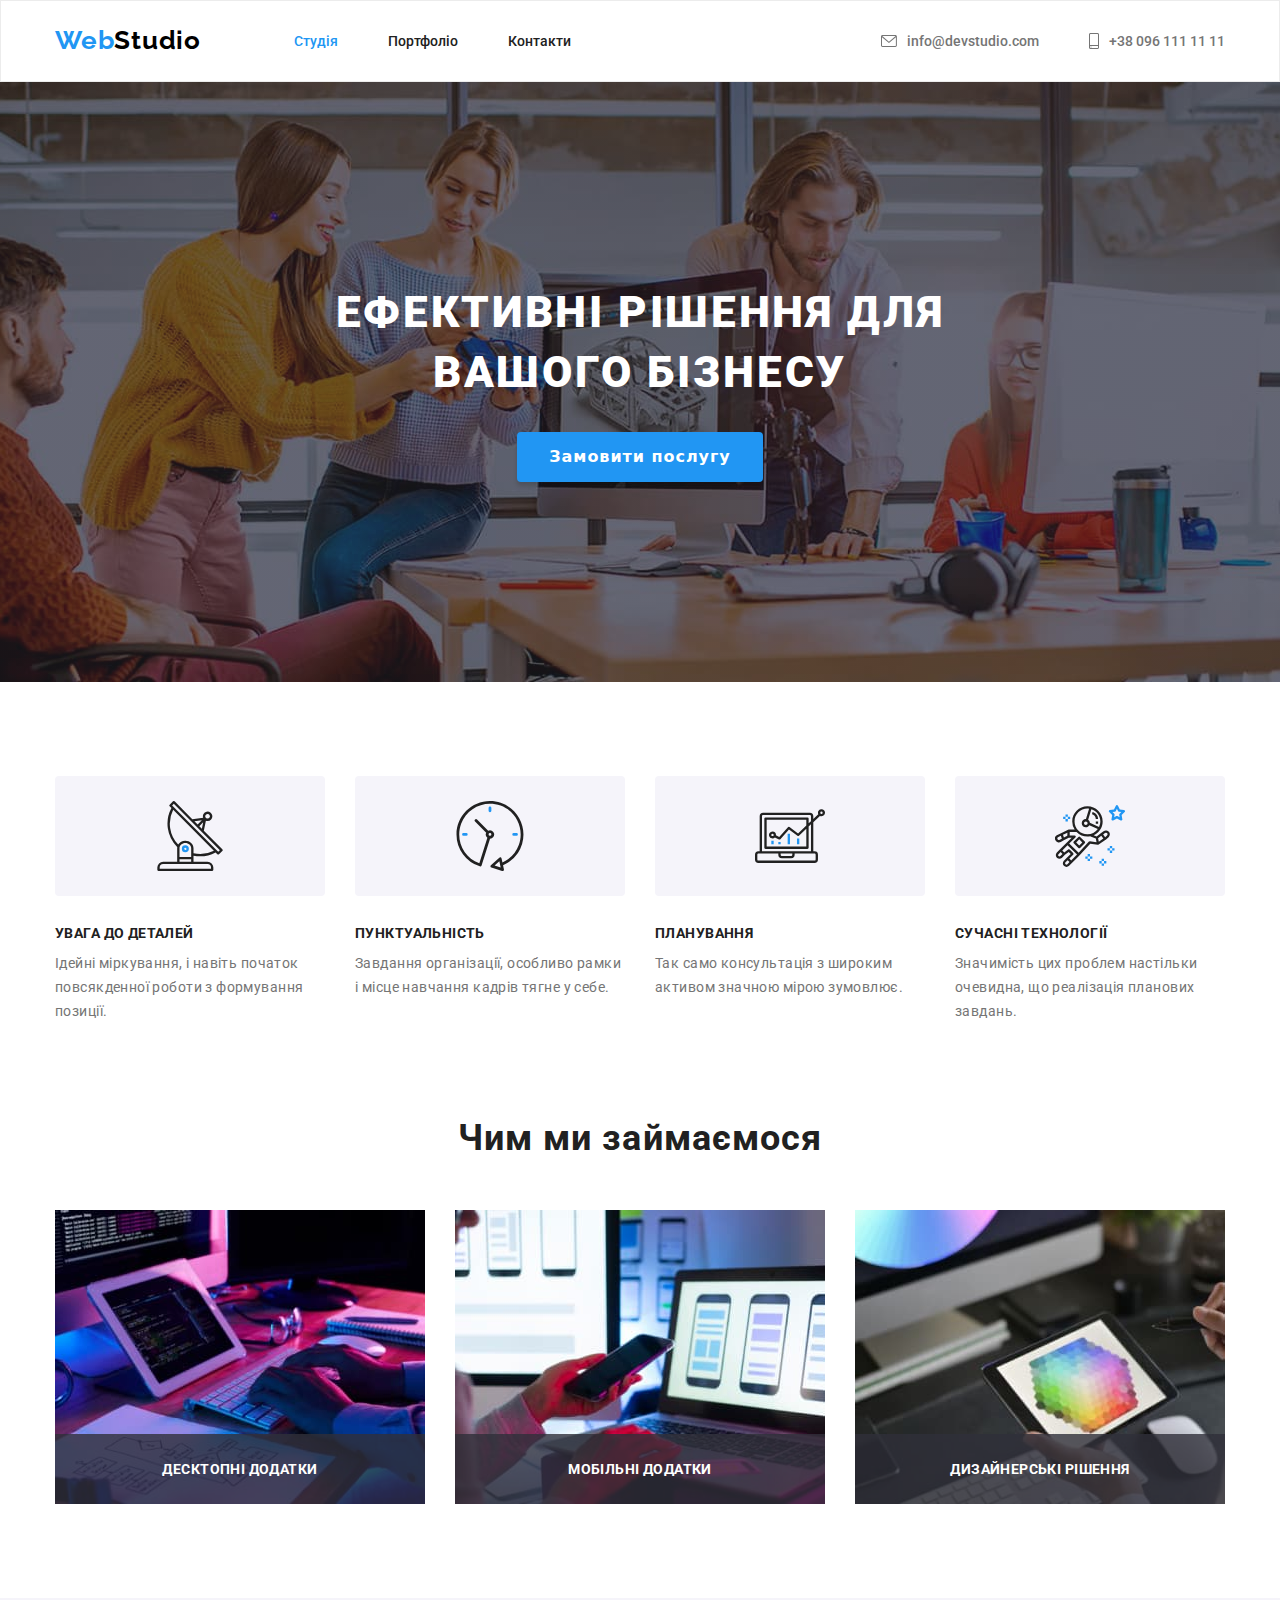
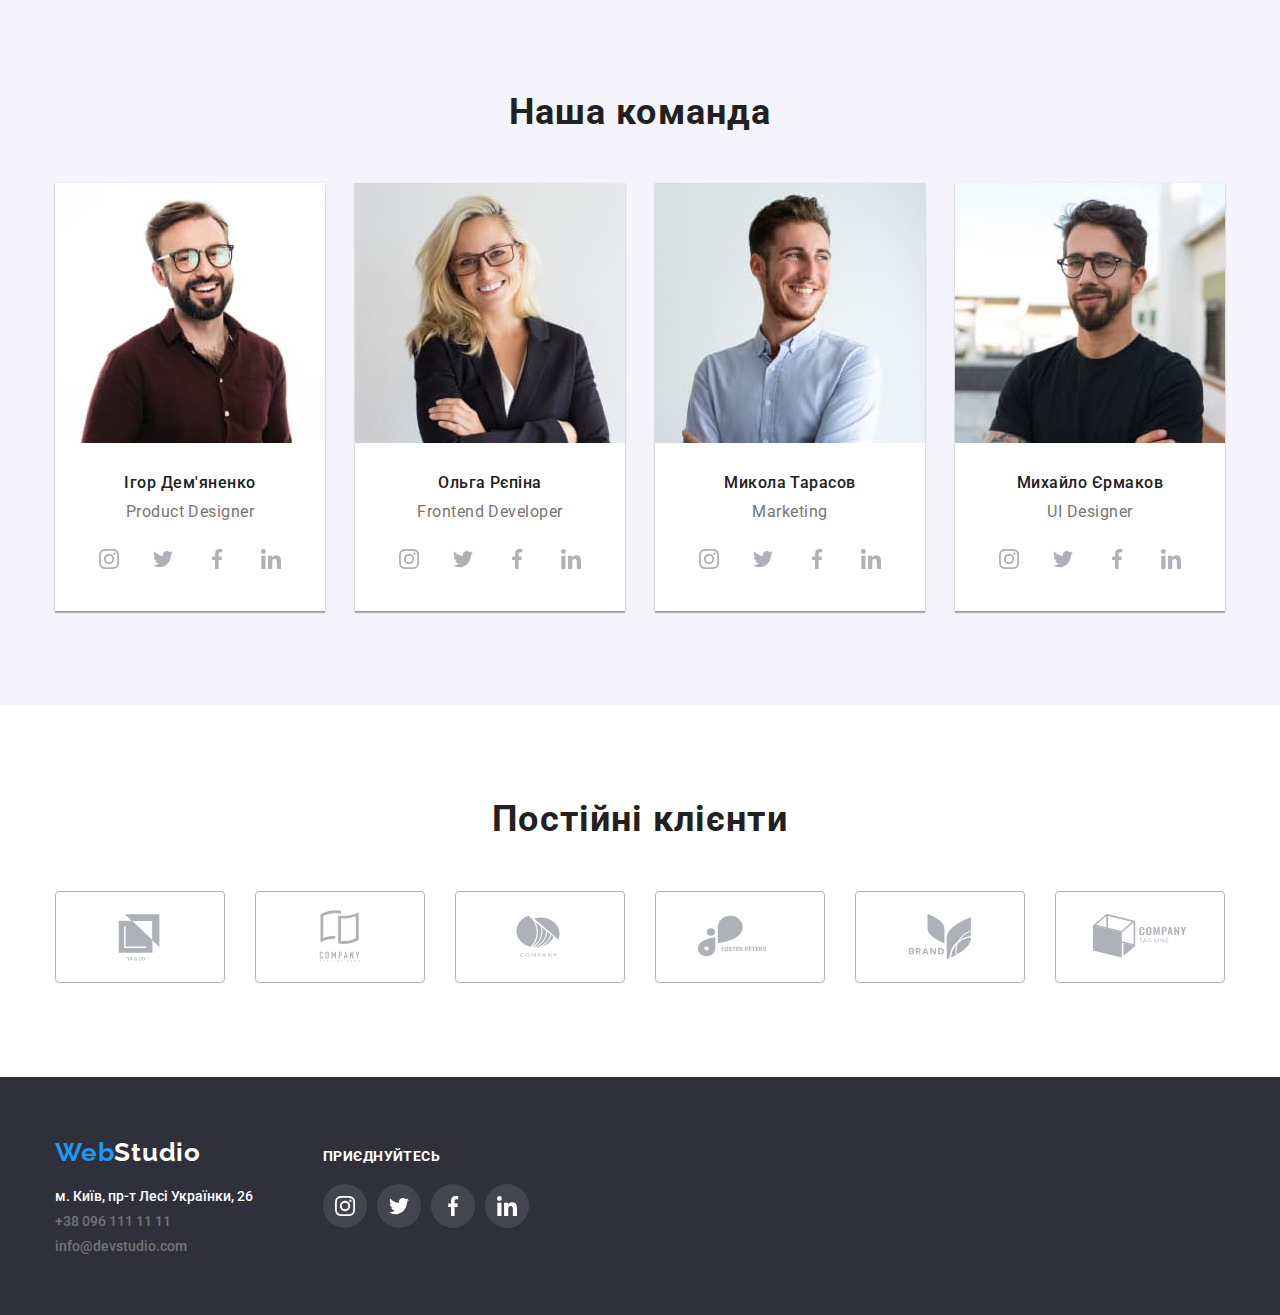
<file: index.html>
<!DOCTYPE html>
<html lang="uk">
  <head>
    <meta charset="UTF-8" />
    <meta http-equiv="X-UA-Compatible" content="IE=edge" />
    <meta name="viewport" content="width=device-width, initial-scale=1.0" />
    <title>WebStudio</title>
    <link
      rel="stylesheet"
      href="https://cdnjs.cloudflare.com/ajax/libs/modern-normalize/1.1.0/modern-normalize.min.css"
    />
    <link
      href="https://fonts.googleapis.com/css2?family=Raleway:wght@700&family=Roboto:wght@400;500;700;900&display=swap"
      rel="stylesheet"
    />
    <link rel="stylesheet" href="./css/styles.css" />
  </head>
  <body>
    <header class="header header-border">
      <div class="container main-nav">
        <nav class="nav main-nav">
          <a class="logo" lang="en" href="./index.html"
            >Web<span class="logo-dark">Studio</span></a
          >
          <ul class="nav-list header-list list">
            <li class="nav-item">
              <a class="nav-link current" href="#">Студія</a>
            </li>
            <li class="nav-item nav-header-list">
              <a class="nav-link" href="./portfolio.html">Портфоліо</a>
            </li>
            <li class="nav-item nav-header-list">
              <a class="nav-link" href="#">Контакти</a>
            </li>
          </ul>
        </nav>
        <ul class="contact-list list">
          <li class="contact-item contact-item-margin">
            <a class="contact-link hover-link" href="mailto:info@devstudio.com"
              ><svg class="contact-link-icon" width="16px" height="12px">
                <use href="./images/symbol-defs.svg#icon-letter"></use></svg
              >info@devstudio.com</a
            >
          </li>
          <li class="contact-item">
            <a class="contact-link" href="tel:+380961111111"
              ><svg class="contact-link-icon" width="10px" height="16px">
                <use href="./images/symbol-defs.svg#icon-smartphone"></use></svg
              >+38 096 111 11 11</a
            >
          </li>
        </ul>
      </div>
    </header>
    <main>
      <section class="hero">
        <div class="section-hero-title container section.no-padding">
          <h1 class="hero-title">Ефективні рішення для вашого бізнесу</h1>
          <button type="button" class="hero-button" data-modal-open>
            Замовити послугу
          </button>
        </div>
      </section>
      <section class="fiatures section">
        <div class="container">
          <h2 class="title visually-hidden">Наші особливості</h2>
          <ul class="fiatures-list list">
            <li class="fiatures-item">
              <div class="fiatures-icon-svg">
                <svg class="fiatures-icon" width="70px" height="70px">
                  <use href="./images/symbol-defs.svg#icon-antenna"></use>
                </svg>
              </div>
              <h3 class="fiatures-title">Увага до деталей</h3>
              <p class="fiatures-text">
                Ідейні міркування, і навіть початок повсякденної роботи з
                формування позиції.
              </p>
            </li>
            <li class="fiatures-item">
              <div class="fiatures-icon-svg">
                <svg class="fiatures-icon" width="70px" height="70px">
                  <use href="./images/symbol-defs.svg#icon-clock"></use>
                </svg>
              </div>
              <h3 class="fiatures-title">Пунктуальність</h3>
              <p class="fiatures-text">
                Завдання організації, особливо рамки і місце навчання кадрів
                тягне у себе.
              </p>
            </li>
            <li class="fiatures-item">
              <div class="fiatures-icon-svg">
                <svg class="fiatures-icon" width="70px" height="70px">
                  <use href="./images/symbol-defs.svg#icon-diagram"></use>
                </svg>
              </div>
              <h3 class="fiatures-title">Планування</h3>
              <p class="fiatures-text">
                Так само консультація з широким активом значною мірою зумовлює.
              </p>
            </li>
            <li class="fiatures-item">
              <div class="fiatures-icon-svg">
                <svg class="fiatures-icon" width="70px" height="70px">
                  <use href="./images/symbol-defs.svg#icon-astronaut"></use>
                </svg>
              </div>
              <h3 class="fiatures-title">Сучасні технології</h3>
              <p class="fiatures-text">
                Значимість цих проблем настільки очевидна, що реалізація
                планових завдань.
              </p>
            </li>
          </ul>
        </div>
      </section>
      <section class="about section">
        <div class="container">
          <div class="about-title">
            <h2 class="title">Чим ми займаємося</h2>
          </div>
          <ul class="about-list list">
            <li class="about-item">
              <div class="paragraph-title">
                <img
                  class="about-images"
                  src="./images/box1.jpg"
                  alt="розробка сайту"
                  width="370"
                />
                <p class="about-paragraph-title">Десктопні додатки</p>
              </div>
            </li>
            <li class="about-item">
              <div class="paragraph-title">
                <img
                  class="about-images"
                  src="./images/box2.jpg"
                  alt="розробка мобільного додатку"
                  width="370"
                />
                <p class="about-paragraph-title">Мобільні додатки</p>
              </div>
            </li>
            <li class="about-item">
              <div class="paragraph-title">
                <img
                  class="about-images"
                  src="./images/box3.jpg"
                  alt="дизайн сайту"
                  width="370"
                />
                <p class="about-paragraph-title">Дизайнерські рішення</p>
              </div>
            </li>
          </ul>
        </div>
      </section>
      <section class="team section">
        <div class="container">
          <h2 class="title">Наша команда</h2>
          <div class="card-team-item">
            <ul class="team-list list">
              <li class="team-item">
                <img
                  class="team-image"
                  lang="en"
                  src="./images/teamcard1.jpg"
                  alt="працівник компанії"
                  width="270"
                />
                <div class="team-title-text">
                  <h3 class="team-title">Ігор Дем'яненко</h3>
                  <p class="team-text">Product Designer</p>
                  <ul class="list team-list-icon">
                    <li class="team-item-icon">
                      <a class="social-link" href="https://www.instagram.com/">
                        <svg
                          class="team-icon-social team-icon-instagram"
                          width="20px"
                          height="20px"
                        >
                          <use
                            href="./images/symbol-defs.svg#icon-instagram"
                          ></use></svg
                      ></a>
                    </li>
                    <li class="team-item-icon">
                      <a class="social-link" href="https://twitter.com/">
                        <svg
                          class="team-icon-social team-icon-twitter"
                          width="20px"
                          height="20px"
                        >
                          <use
                            href="./images/symbol-defs.svg#icon-twitter"
                          ></use></svg
                      ></a>
                    </li>
                    <li class="team-item-icon">
                      <a class="social-link" href="https://www.facebook.com/">
                        <svg
                          class="team-icon-social team-icon-facebook"
                          width="20px"
                          height="20px"
                        >
                          <use
                            href="./images/symbol-defs.svg#icon-facebook"
                          ></use></svg
                      ></a>
                    </li>
                    <li class="team-item-icon">
                      <a class="social-link" href="https://www.linkedin.com/">
                        <svg
                          class="team-icon-social team-icon-linkedin"
                          width="20px"
                          height="20px"
                        >
                          <use
                            href="./images/symbol-defs.svg#icon-linkedin"
                          ></use></svg
                      ></a>
                    </li>
                  </ul>
                </div>
              </li>
              <li class="team-item card-team-item">
                <img
                  class="team-image"
                  lang="en"
                  src="./images/teamcard2.jpg"
                  alt="працівник компанії"
                  width="270"
                />
                <div class="team-title-text">
                  <h3 class="team-title">Ольга Рєпіна</h3>
                  <p class="team-text">Frontend Developer</p>
                  <ul class="list team-list-icon">
                    <li class="team-item-icon">
                      <a class="social-link" href="https://www.instagram.com/">
                        <svg
                          class="team-icon-social team-icon-instagram"
                          width="20px"
                          height="20px"
                        >
                          <use
                            href="./images/symbol-defs.svg#icon-instagram"
                          ></use></svg
                      ></a>
                    </li>
                    <li class="team-item-icon">
                      <a class="social-link" href="https://twitter.com/">
                        <svg
                          class="team-icon-social team-icon-twitter"
                          width="20px"
                          height="20px"
                        >
                          <use
                            href="./images/symbol-defs.svg#icon-twitter"
                          ></use></svg
                      ></a>
                    </li>
                    <li class="team-item-icon">
                      <a class="social-link" href="https://www.facebook.com/">
                        <svg
                          class="team-icon-social team-icon-facebook"
                          width="20px"
                          height="20px"
                        >
                          <use
                            href="./images/symbol-defs.svg#icon-facebook"
                          ></use></svg
                      ></a>
                    </li>
                    <li class="team-item-icon">
                      <a class="social-link" href="https://www.linkedin.com/">
                        <svg
                          class="team-icon-social team-icon-linkedin"
                          width="20px"
                          height="20px"
                        >
                          <use
                            href="./images/symbol-defs.svg#icon-linkedin"
                          ></use></svg
                      ></a>
                    </li>
                  </ul>
                </div>
              </li>
              <li class="team-item card-team-item">
                <img
                  class="team-image"
                  lang="en"
                  src="./images/teamcard3.jpg"
                  alt="працівник компанії"
                  width="270"
                />
                <div class="team-title-text">
                  <h3 class="team-title">Микола Тарасов</h3>
                  <p class="team-text">Marketing</p>
                  <ul class="list team-list-icon">
                    <li class="team-item-icon">
                      <a class="social-link" href="https://www.instagram.com/">
                        <svg
                          class="team-icon-social team-icon-instagram"
                          width="20px"
                          height="20px"
                        >
                          <use
                            href="./images/symbol-defs.svg#icon-instagram"
                          ></use></svg
                      ></a>
                    </li>
                    <li class="team-item-icon">
                      <a class="social-link" href="https://twitter.com/">
                        <svg
                          class="team-icon-social team-icon-twitter"
                          width="20px"
                          height="20px"
                        >
                          <use
                            href="./images/symbol-defs.svg#icon-twitter"
                          ></use></svg
                      ></a>
                    </li>
                    <li class="team-item-icon">
                      <a class="social-link" href="https://www.facebook.com/">
                        <svg
                          class="team-icon-social team-icon-facebook"
                          width="20px"
                          height="20px"
                        >
                          <use
                            href="./images/symbol-defs.svg#icon-facebook"
                          ></use></svg
                      ></a>
                    </li>
                    <li class="team-item-icon">
                      <a class="social-link" href="https://www.linkedin.com/">
                        <svg
                          class="team-icon-social team-icon-linkedin"
                          width="20px"
                          height="20px"
                        >
                          <use
                            href="./images/symbol-defs.svg#icon-linkedin"
                          ></use></svg
                      ></a>
                    </li>
                  </ul>
                </div>
              </li>
              <li class="team-item card-team-item">
                <img
                  class="team-image"
                  lang="en"
                  src="./images/teamcard4.jpg"
                  alt="працівник компанії"
                  width="270"
                />
                <div class="team-title-text">
                  <h3 class="team-title">Михайло Єрмаков</h3>
                  <p class="team-text">UI Designer</p>
                  <ul class="list team-list-icon">
                    <li class="team-item-icon">
                      <a class="social-link" href="https://www.instagram.com/">
                        <svg
                          class="team-icon-social team-icon-instagram"
                          width="20px"
                          height="20px"
                        >
                          <use
                            href="./images/symbol-defs.svg#icon-instagram"
                          ></use></svg
                      ></a>
                    </li>
                    <li class="team-item-icon">
                      <a class="social-link" href="https://twitter.com/">
                        <svg
                          class="team-icon-social team-icon-twitter"
                          width="20px"
                          height="20px"
                        >
                          <use
                            href="./images/symbol-defs.svg#icon-twitter"
                          ></use></svg
                      ></a>
                    </li>
                    <li class="team-item-icon">
                      <a class="social-link" href="https://www.facebook.com/">
                        <svg
                          class="team-icon-social team-icon-facebook"
                          width="20px"
                          height="20px"
                        >
                          <use
                            href="./images/symbol-defs.svg#icon-facebook"
                          ></use></svg
                      ></a>
                    </li>
                    <li class="team-item-icon">
                      <a class="social-link" href="https://www.linkedin.com/">
                        <svg
                          class="team-icon-social team-icon-linkedin"
                          width="20px"
                          height="20px"
                        >
                          <use
                            href="./images/symbol-defs.svg#icon-linkedin"
                          ></use></svg
                      ></a>
                    </li>
                  </ul>
                </div>
              </li>
            </ul>
          </div>
        </div>
      </section>
      <section class="section">
        <div class="container">
          <h2 class="title">Постійні клієнти</h2>
          <ul class="clients-list list">
            <li class="clients-item">
              <a class="clients-link" href="#"
                ><svg class="clients-link-icon" width="106px" height="60px">
                  <use
                    href="./images/symbol-defs.svg#icon-Logo-clients"
                  ></use></svg
              ></a>
            </li>
            <li class="clients-item">
              <a class="clients-link" href="#"
                ><svg class="clients-link-icon" width="106px" height="60px">
                  <use
                    href="./images/symbol-defs.svg#icon-Logoclients1"
                  ></use></svg
              ></a>
            </li>
            <li class="clients-item">
              <a class="clients-link" href="#"
                ><svg class="clients-link-icon" width="106px" height="60px">
                  <use
                    href="./images/symbol-defs.svg#icon-Logoclients2"
                  ></use></svg
              ></a>
            </li>
            <li class="clients-item">
              <a class="clients-link" href="#"
                ><svg class="clients-link-icon" width="106px" height="60px">
                  <use
                    href="./images/symbol-defs.svg#icon-Logoclients3"
                  ></use></svg
              ></a>
            </li>
            <li class="clients-item">
              <a class="clients-link" href="#"
                ><svg class="clients-link-icon" width="106px" height="60px">
                  <use
                    href="./images/symbol-defs.svg#icon-Logoclients4"
                  ></use></svg
              ></a>
            </li>
            <li class="clients-item">
              <a class="clients-link" href="#"
                ><svg class="clients-link-icon" width="106px" height="60px">
                  <use
                    href="./images/symbol-defs.svg#icon-Logoclients5"
                  ></use></svg
              ></a>
            </li>
          </ul>
        </div>
      </section>
    </main>
    <footer class="footer">
      <div class="container container-box">
        <div class="footer-address-box">
          <div class="footer-logo">
            <a class="logo" lang="en" href="./index.html"
              >Web<span class="logo-liht">Studio</span></a
            >
          </div>
          <address class="address">
            <ul class="address-list list">
              <li class="address-item address-item-margin">
                <a
                  class="address-link-white"
                  href="https://goo.gl/maps/CPtrU1FHBa2aNyZL9"
                  target="_blank"
                  rel="noopener noreferrer nofollow"
                  >м. Київ, пр-т Лесі Українки, 26</a
                >
              </li>
              <li class="address-item address-item-margin">
                <a class="address-link" href="tel:+380961111111"
                  >+38 096 111 11 11</a
                >
              </li>
              <li class="address-item">
                <a class="address-link" href="mailto:info@devstudio.com"
                  >info@devstudio.com</a
                >
              </li>
            </ul>
          </address>
        </div>
        <div class="footer-social">
          <p class="footer-title">Приєднуйтесь</p>
          <div class="footer-box-icon">
            <ul class="list footer-list-icon">
              <li class="address-icon">
                <a
                  class="footer-address-link"
                  href="https://www.instagram.com/"
                >
                  <svg
                    class="address-icon-social address-icon-instagram"
                    width="20px"
                    height="20px"
                  >
                    <use
                      href="./images/symbol-defs.svg#icon-instagram"
                    ></use></svg
                ></a>
              </li>
              <li class="address-icon">
                <a class="footer-address-link" href="https://twitter.com/">
                  <svg
                    class="address-icon-social address-icon-twitter"
                    width="20px"
                    height="20px"
                  >
                    <use
                      href="./images/symbol-defs.svg#icon-twitter"
                    ></use></svg
                ></a>
              </li>
              <li class="address-icon">
                <a class="footer-address-link" href="https://www.facebook.com/">
                  <svg
                    class="address-icon-social address-icon-facebook"
                    width="20px"
                    height="20px"
                  >
                    <use
                      href="./images/symbol-defs.svg#icon-facebook"
                    ></use></svg
                ></a>
              </li>
              <li class="address-icon">
                <a class="footer-address-link" href="https://www.linkedin.com/">
                  <svg
                    class="address-icon-social address-icon-linkedin"
                    width="20px"
                    height="20px"
                  >
                    <use
                      href="./images/symbol-defs.svg#icon-linkedin"
                    ></use></svg
                ></a>
              </li>
            </ul>
          </div>
        </div>
      </div>
    </footer>

    <div class="backdrop is-hidden" data-modal>
      <div class="modal">
        <button data-modal-close class="button-close">
          <svg class="icon-button-close" width="11px" height="11px">
            <use href="./images/symbol-defs.svg#icon-button-close"></use>
          </svg>
        </button>
      </div>
    </div>

    <script src="./js/modal.js"></script>
  </body>
</html>
</file>
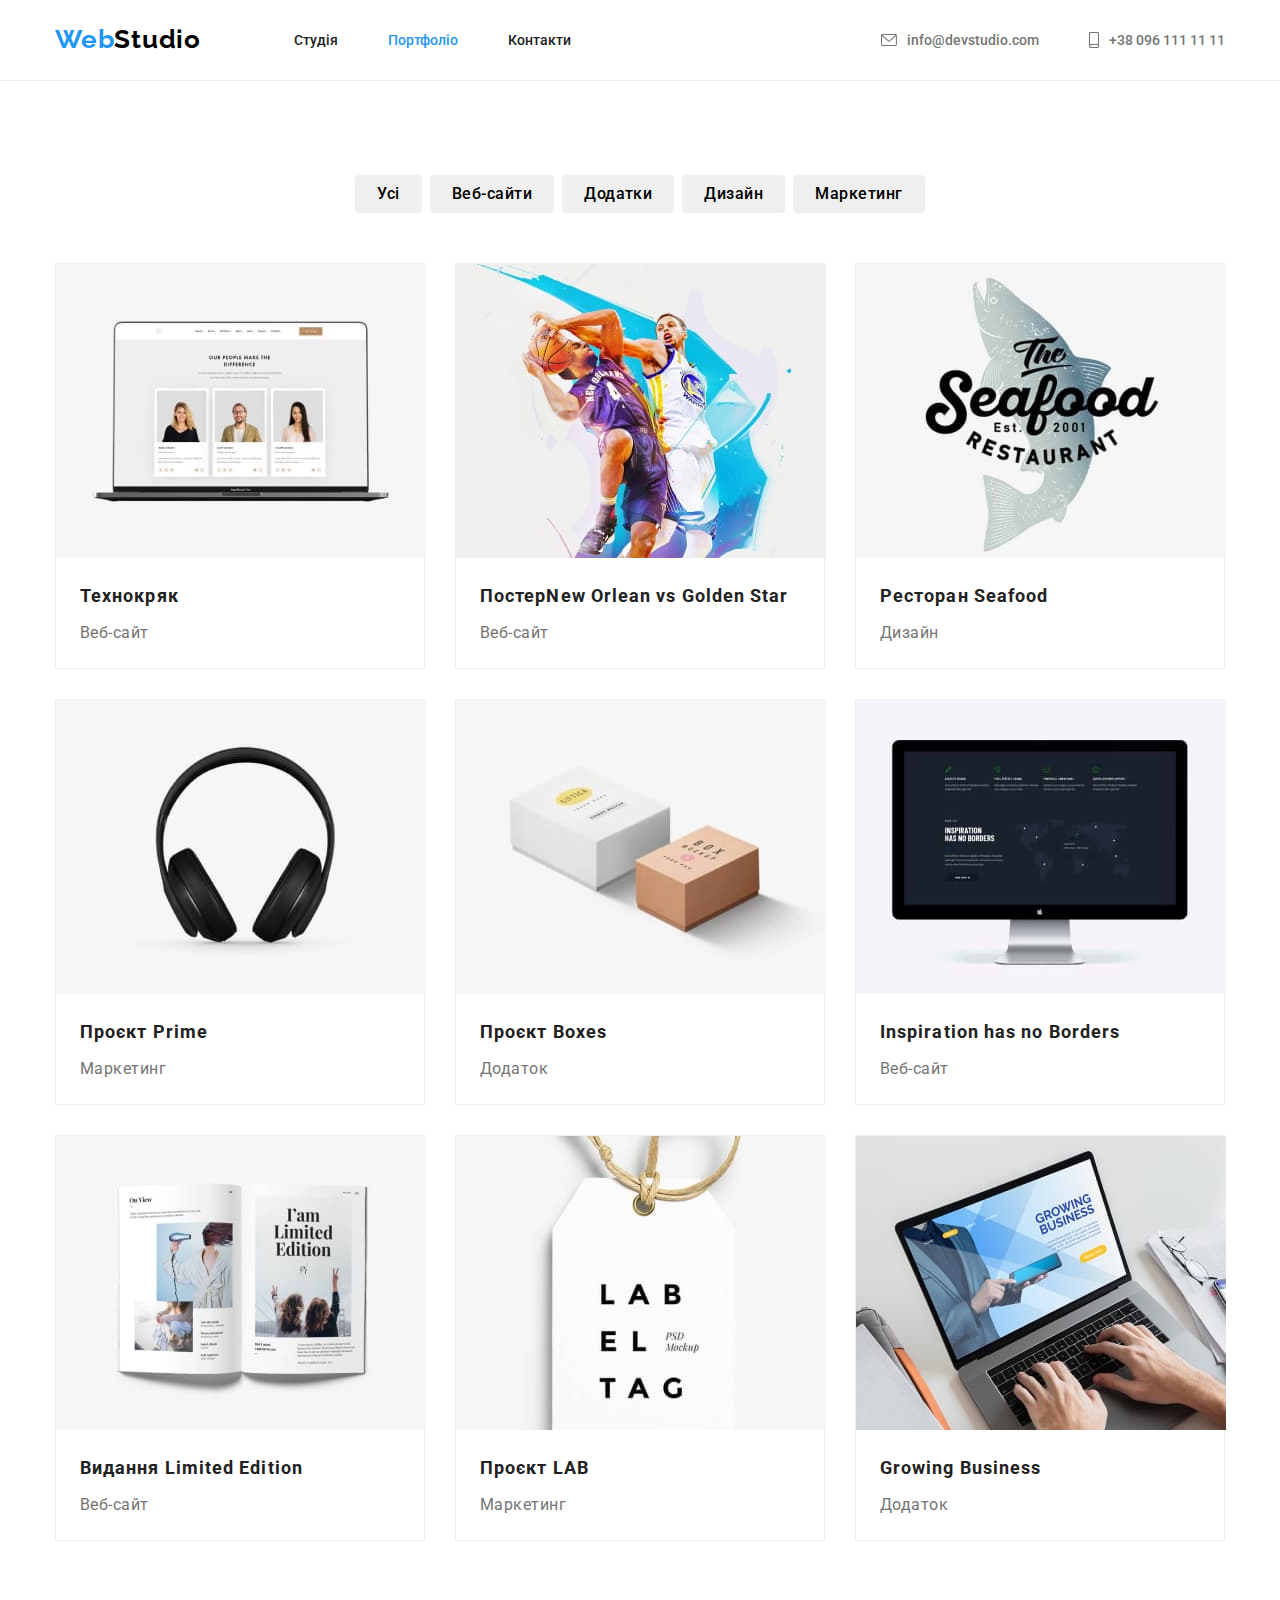
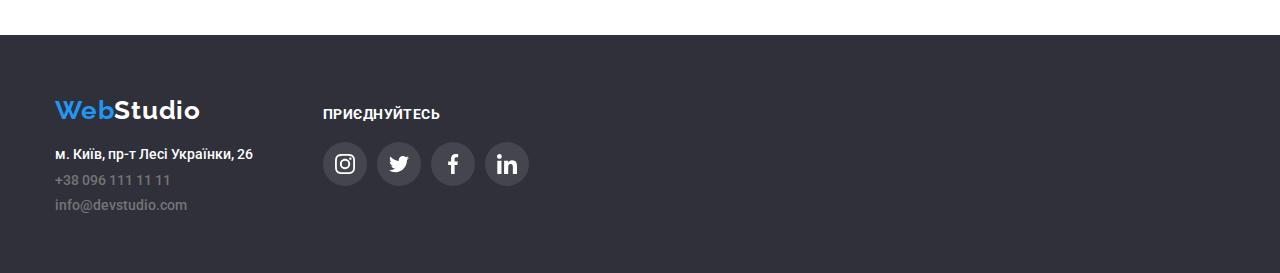
<file: portfolio.html>
<!DOCTYPE html>
<html lang="uk">
  <head>
    <meta charset="UTF-8" />
    <meta http-equiv="X-UA-Compatible" content="IE=edge" />
    <meta name="viewport" content="width=device-width, initial-scale=1.0" />
    <title>WebStudio</title>
    <link
      rel="stylesheet"
      href="https://cdnjs.cloudflare.com/ajax/libs/modern-normalize/1.1.0/modern-normalize.min.css"
    />
    <link
      href="https://fonts.googleapis.com/css2?family=Raleway:wght@700&display=swap"
      rel="stylesheet"
    />
    <link
      href="https://fonts.googleapis.com/css2?family=Roboto:wght@400;500;700;900&display=swap"
      rel="stylesheet"
    />
    <link rel="stylesheet" href="./css/styles.css" />
  </head>
  <body>
    <header class="header">
      <div class="main-nav container">
        <nav class="nav main-nav">
          <a class="logo" lang="en" href="./index.html"
            >Web<span class="logo-dark">Studio</span></a
          >
          <ul class="nav-list header-list list">
            <li class="nav-item">
              <a class="nav-link" href="./index.html">Студія</a>
            </li>
            <li class="nav-item">
              <a class="nav-link current" href="#">Портфоліо</a>
            </li>
            <li class="nav-item"><a class="nav-link" href="#">Контакти</a></li>
          </ul>
        </nav>
        <ul class="contact-list list">
          <li class="contact-item contact-item-margin">
            <a class="contact-link hover-link" href="mailto:info@devstudio.com"
              ><svg class="contact-link-icon" width="16px" height="12px">
                <use href="./images/symbol-defs.svg#icon-letter"></use></svg
              >info@devstudio.com</a
            >
          </li>
          <li class="contact-item">
            <a class="contact-link" href="tel:+380961111111"
              ><svg class="contact-link-icon" width="10px" height="16px">
                <use href="./images/symbol-defs.svg#icon-smartphone"></use></svg
              >+38 096 111 11 11</a
            >
          </li>
        </ul>
      </div>
    </header>
    <main>
      <section class="section portfolio">
        <div class="container">
          <h1 class="title visually-hidden">Портфоліо</h1>
          <ul class="filter-list list">
            <li class="filter-item">
              <button class="filter-button hover-button" type="button">
                Усі
              </button>
            </li>
            <li class="filter-item">
              <button class="filter-button hover-button" type="button">
                Веб-сайти
              </button>
            </li>
            <li class="filter-item">
              <button class="filter-button hover-button" type="button">
                Додатки
              </button>
            </li>
            <li class="filter-item">
              <button class="filter-button hover-button" type="button">
                Дизайн
              </button>
            </li>
            <li class="filter-item">
              <button class="filter-button hover-button" type="button">
                Маркетинг
              </button>
            </li>
          </ul>
          <div>
            <ul class="cards-list list">
              <li class="cards-item">
                <a class="link portfolio-link" href="#">
                  <div class="cards-image-title">
                    <img
                      class="cards-image"
                      src="./images/projectcard1.jpg"
                      alt="Дві жінки та чоловік"
                      width="370"
                    />
                    <p class="subtitle">
                      Ресурс пропонує комплексні пропозиції з різним рівнем
                      функціоналу та сервісів. Все це дозволить відвідувачу
                      отримати вичерпні відомості про компанію чи приватну
                      особу.
                    </p>
                  </div>
                  <div class="cards-title-text">
                    <h2 class="cards-title">Технокряк</h2>
                    <p class="cards-text">Веб-сайт</p>
                  </div>
                </a>
              </li>
              <li class="cards-item">
                <a class="link portfolio-link" href="#">
                  <div class="cards-image-title">
                    <img
                      class="cards-image"
                      src="./images/projectcard2.jpg"
                      alt="Два баскетболісти"
                      width="370"
                    />
                    <p class="subtitle">
                      Ресурс пропонує комплексні пропозиції з різним рівнем
                      функціоналу та сервісів. Все це дозволить відвідувачу
                      отримати вичерпні відомості про компанію чи приватну
                      особу.
                    </p>
                  </div>
                  <div class="cards-title-text">
                    <h2 class="cards-title">
                      Постер<span lang="en">New Orlean vs Golden Star</span>
                    </h2>
                    <p class="cards-text">Веб-сайт</p>
                  </div>
                </a>
              </li>
              <li class="cards-item">
                <a class="link portfolio-link" href="#">
                  <div class="cards-image-title">
                    <img
                      class="cards-image"
                      src="./images/projectcard3.jpg"
                      alt="Логотип ресторану"
                      width="370"
                    />
                    <p class="subtitle">
                      Ресурс пропонує комплексні пропозиції з різним рівнем
                      функціоналу та сервісів. Все це дозволить відвідувачу
                      отримати вичерпні відомості про компанію чи приватну
                      особу.
                    </p>
                  </div>
                  <div class="cards-title-text">
                    <h2 class="cards-title">
                      Ресторан <span lang="en">Seafood</span>
                    </h2>
                    <p class="cards-text">Дизайн</p>
                  </div>
                </a>
              </li>
              <li class="cards-item">
                <a class="link portfolio-link" href="#">
                  <div class="cards-image-title">
                    <img
                      class="cards-image"
                      src="./images/projectcard4.jpg"
                      alt="Навушники"
                      width="370"
                    />
                    <p class="subtitle">
                      Ресурс пропонує комплексні пропозиції з різним рівнем
                      функціоналу та сервісів. Все це дозволить відвідувачу
                      отримати вичерпні відомості про компанію чи приватну
                      особу.
                    </p>
                  </div>
                  <div class="cards-title-text">
                    <h2 class="cards-title">
                      Проєкт <span lang="en">Prime</span>
                    </h2>
                    <p class="cards-text">Маркетинг</p>
                  </div>
                </a>
              </li>
              <li class="cards-item">
                <a class="link portfolio-link" href="#">
                  <div class="cards-image-title">
                    <img
                      class="cards-image"
                      src="./images/projectcard5.jpg"
                      alt="Дві коробки"
                      width="370"
                    />
                    <p class="subtitle">
                      Ресурс пропонує комплексні пропозиції з різним рівнем
                      функціоналу та сервісів. Все це дозволить відвідувачу
                      отримати вичерпні відомості про компанію чи приватну
                      особу.
                    </p>
                  </div>
                  <div class="cards-title-text">
                    <h2 class="cards-title">
                      Проєкт <span lang="en">Boxes</span>
                    </h2>
                    <p class="cards-text">Додаток</p>
                  </div>
                </a>
              </li>
              <li class="cards-item">
                <a class="link portfolio-link" href="#">
                  <div class="cards-image-title">
                    <img
                      class="cards-image"
                      src="./images/projectcard6.jpg"
                      alt="Монітор"
                      width="370"
                    />
                    <p class="subtitle">
                      Ресурс пропонує комплексні пропозиції з різним рівнем
                      функціоналу та сервісів. Все це дозволить відвідувачу
                      отримати вичерпні відомості про компанію чи приватну
                      особу.
                    </p>
                  </div>
                  <div class="cards-title-text">
                    <h2 class="cards-title" lang="en">
                      Inspiration has no Borders
                    </h2>
                    <p class="cards-text">Веб-сайт</p>
                  </div>
                </a>
              </li>
              <li class="cards-item">
                <a class="link portfolio-link" href="#">
                  <div class="cards-image-title">
                    <img
                      class="cards-image"
                      src="./images/projectcard7.jpg"
                      alt="Журнал"
                      width="370"
                    />
                    <p class="subtitle">
                      Ресурс пропонує комплексні пропозиції з різним рівнем
                      функціоналу та сервісів. Все це дозволить відвідувачу
                      отримати вичерпні відомості про компанію чи приватну
                      особу.
                    </p>
                  </div>
                  <div class="cards-title-text">
                    <h2 class="cards-title">
                      Видання <span lang="en">Limited Edition</span>
                    </h2>
                    <p class="cards-text">Веб-сайт</p>
                  </div>
                </a>
              </li>
              <li class="cards-item">
                <a class="link portfolio-link" href="#">
                  <div class="cards-image-title">
                    <img
                      class="cards-image"
                      src="./images/projectcard8.jpg"
                      alt="Підвіска з буквами"
                      width="370"
                    />
                    <p class="subtitle">
                      Ресурс пропонує комплексні пропозиції з різним рівнем
                      функціоналу та сервісів. Все це дозволить відвідувачу
                      отримати вичерпні відомості про компанію чи приватну
                      особу.
                    </p>
                  </div>
                  <div class="cards-title-text">
                    <h2 class="cards-title">
                      Проєкт <span lang="en">LAB</span>
                    </h2>
                    <p class="cards-text">Маркетинг</p>
                  </div>
                </a>
              </li>
              <li class="cards-item">
                <a class="link portfolio-link" href="#">
                  <div class="cards-image-title">
                    <img
                      class="cards-image"
                      src="./images/projectcard9.jpg"
                      alt="Ноутбук"
                      width="370"
                    />
                    <p class="subtitle">
                      Ресурс пропонує комплексні пропозиції з різним рівнем
                      функціоналу та сервісів. Все це дозволить відвідувачу
                      отримати вичерпні відомості про компанію чи приватну
                      особу.
                    </p>
                  </div>
                  <div class="cards-title-text">
                    <h2 class="cards-title" lang="en">Growing Business</h2>
                    <p class="cards-text">Додаток</p>
                  </div>
                </a>
              </li>
            </ul>
          </div>
        </div>
      </section>
    </main>
    <footer class="footer">
      <div class="container container-box">
        <div class="footer-address-box">
          <div class="footer-logo">
            <a class="logo" lang="en" href="./index.html"
              >Web<span class="logo-liht">Studio</span></a
            >
          </div>
          <address class="address">
            <ul class="address-list list">
              <li class="address-item address-item-margin">
                <a
                  class="address-link-white"
                  href="https://goo.gl/maps/CPtrU1FHBa2aNyZL9"
                  target="_blank"
                  rel="noopener noreferrer nofollow"
                  >м. Київ, пр-т Лесі Українки, 26</a
                >
              </li>
              <li class="address-item address-item-margin">
                <a class="address-link" href="tel:+380961111111"
                  >+38 096 111 11 11</a
                >
              </li>
              <li class="address-item">
                <a class="address-link" href="mailto:info@devstudio.com"
                  >info@devstudio.com</a
                >
              </li>
            </ul>
          </address>
        </div>
        <div class="footer-social">
          <p class="footer-title">приєднуйтесь</p>
          <ul class="list footer-list-icon">
            <li class="address-icon">
              <a class="footer-address-link" href="https://www.instagram.com/">
                <svg
                  class="address-icon-social address-icon-instagram"
                  width="20px"
                  height="20px"
                >
                  <use
                    href="./images/symbol-defs.svg#icon-instagram"
                  ></use></svg
              ></a>
            </li>
            <li class="address-icon">
              <a class="footer-address-link" href="https://twitter.com/">
                <svg
                  class="address-icon-social address-icon-twitter"
                  width="20px"
                  height="20px"
                >
                  <use href="./images/symbol-defs.svg#icon-twitter"></use></svg
              ></a>
            </li>
            <li class="address-icon">
              <a class="footer-address-link" href="https://www.facebook.com/">
                <svg
                  class="address-icon-social address-icon-facebook"
                  width="20px"
                  height="20px"
                >
                  <use href="./images/symbol-defs.svg#icon-facebook"></use></svg
              ></a>
            </li>
            <li class="address-icon">
              <a class="footer-address-link" href="https://www.linkedin.com/">
                <svg
                  class="address-icon-social address-icon-linkedin"
                  width="20px"
                  height="20px"
                >
                  <use href="./images/symbol-defs.svg#icon-linkedin"></use></svg
              ></a>
            </li>
          </ul>
        </div>
      </div>
    </footer>
  </body>
</html>
</file>
<file: css/styles.css>
:root {
  --primery-text-color: #212121;
  --title-text-color: #757575;
  --accent-color: #2196f3;
  --primery-white-color: #ffffff;
  --section-bg-color: #f5f4fa;
  --primery-bg-color: #f5f5f5;
  --logo-dark-color: #000000;
  --hero-background-color: #2f303a;
  --social-primery-color: #afb1b8;
  --transform-function: cubic-bezier(0.4, 0, 0.2, 1);
}

.body {
  color: var(--primery-text-color);
  background-color: var(--primery-white-color);
  font-family: Roboto sans-serif;
  letter-spacing: 0.02em;
}

h1,
h2,
h3,
h4,
h5,
h6,
p,
ul {
  font-family: Roboto;
  padding: 0;
  margin: 0;
}

.section {
  padding: 94px 0px;
  /* width: 1600px; */
  /* margin: 0 auto; */
}

img {
  display: block;
  max-width: 100%;
  height: auto;
}

.header {
  border: none;
  border-bottom: 1px solid #ececec;
  margin: 0 auto;
  /* border: 1px solid #ececec; */
}

.header-border {
  border: 1px solid #ececec;
}

.logo {
  color: var(--accent-color);
  font-family: Raleway;
  font-weight: 700;
  font-size: 26px;
  line-height: 1.2;
  letter-spacing: 0.03em;
  text-decoration: none;
}

.logo-dark {
  color: var(--logo-dark-color);
}

.contact-link {
  color: var(--title-text-color);
  text-decoration: none;
  font-weight: 500;
  font-size: 14px;
  line-height: calc(16 / 14);
  fill: currentColor;
  display: flex;
  align-items: center;
  transition: color 250ms var(--transform-function);
}

.contact-link:hover,
.contact-link:focus {
  color: var(--accent-color);
}

.address-link-white:hover,
.address-link-white:focus {
  color: var(--accent-color);
  transition: transform 250ms var(--transform-function);
}

/* svg */

.contact-link-icon {
  margin-right: 10px;
  fill: currentColor;
}

.address-link:hover,
.address-link:focus {
  color: var(--accent-color);
}

.list {
  padding: 0;
  margin: 0;
  list-style: none;
}

.nav-list .nav-link.current {
  color: var(--accent-color);
}

.list-icon {
  display: flex;
  /* justify-content: center; */
  /* align-items: center; */
}

.main-nav {
  display: flex;
  align-items: center;
}

/* Студія, Портфоліо, Контакти */

.nav-list .nav-link {
  display: block;
  padding-top: 32px;
  padding-bottom: 32px;

  color: var(--primery-text-color);
  font-weight: 500;
  font-size: 14px;
  line-height: calc(16 / 14);
  text-decoration: none;

  transition: transform 250ms var(--transform-function);
}

.nav-item {
  margin-right: 50px;
}

.nav-item:last-child {
  margin-right: 0;
}

.contact-item {
  display: block;
  margin-left: 50px;
}

.contact-item-margin {
  margin-left: 0px;
}

.nav-list {
  display: flex;
  margin-left: 93px;
}

.contact-list {
  display: flex;
  margin-left: auto;
}

.nav-link:hover,
.nav-link:focus {
  color: var(--accent-color);
  transition: color 250ms var(--transform-function);
}

.hero {
  color: var(--primery-white-color);
  background-image: url(../images/hero-img.jpg);
  background-color: var(--hero-background-color);
  background-image: linear-gradient(
      rgba(47, 48, 58, 0.4),
      rgba(47, 48, 58, 0.4)
    ),
    url(../images/hero-img.jpg);

  height: 600px;
  max-width: 1600px;
  /* width: 1600px; */
  padding-top: 200px;
  padding-bottom: 200px;
  margin-left: auto;
  margin-right: auto;
  background-repeat: no-repeat;
  background-position: center;
  background-size: cover;
}

.section-hero-title {
  text-align: center;
  padding-top: 200px;
  padding-bottom: 200px;
  margin-bottom: 50px;
}

.hero-title {
  margin-top: 0px;
  margin: 0 auto;
  margin-bottom: 30px;

  font-weight: 900;
  font-size: 44px;
  line-height: calc(60 / 44);
  letter-spacing: 0.06em;
  text-transform: uppercase;
  text-align: center;
  width: 100%;
  max-width: 696px;
}

/* button замовити послугу */

.hero-button {
  min-width: 216px;
  /* min-height: 50px; */
  background-color: var(--accent-color);
  color: var(--primery-white-color);
  padding: 10px 32px;
  box-shadow: 0px 4px 4px rgba(0, 0, 0, 0.15);
  border-radius: 4px;
  border: var(--accent-color);
  margin: 0 auto;
  display: block;
  font-weight: 700;
  font-size: 16px;
  line-height: 1.9;
  letter-spacing: 0.06em;
  cursor: pointer;

  transition: background-color 250ms var(--transform-function);
}

.hero-button:hover,
.hero-button:focus {
  background-color: #188ce8;
}

.visually-hidden {
  position: absolute;
  white-space: nowrap;
  width: 1px;
  height: 1px;
  overflow: hidden;
  border: 0;
  padding: 0;
  clip: rect(0 0 0 0);
  clip-path: inset(50%);
  margin: -1px;
}

.fiatures-list {
  display: flex;
  flex-wrap: wrap;
}

.fiatures-list .fiatures-item {
  width: 270px;
  margin-right: 30px;
  /* gap: 30px; */
  /* background-color: tomato; */
}

.fiatures-list .fiatures-item:nth-child(4n) {
  margin-right: 0;
}

.fiatures-title {
  margin-top: 0px;
  margin-bottom: 10px;
  color: var(--primery-text-color);
  font-weight: 700;
  font-size: 14px;
  line-height: 1.14;
  letter-spacing: 0.03em;
  text-transform: uppercase;
  margin-top: 30px;
}

.fiatures-text {
  margin-top: 0px;
  color: var(--title-text-color);
  font-weight: 400;
  font-size: 14px;
  line-height: 1.71;
  letter-spacing: 0.03em;
}

.fiatures-icon-svg {
  background-color: var(--section-bg-color);
  width: 270px;
  height: 120px;
  border-radius: 4px;
  display: flex;
  align-items: center;
  justify-content: center;
}

.about {
  padding-top: 0px;
}

.about-list {
  display: flex;
  gap: 30px;
}

.about .about-title {
  margin-bottom: 50px;
}

.about-paragraph-title {
  bottom: 0;
  right: -0%;

  position: absolute;
  /* width: 100%; */
  width: 370px;
  height: 70px;

  display: flex;
  align-items: center;
  justify-content: center;

  /* bottom: 0;
  right: 0;

  padding: 27px 0px; */
  background: rgba(47, 48, 58, 0.8);
}

.about-paragraph-title {
  color: var(--primery-white-color);
  text-align: center;
  font-weight: 700;
  font-size: 14px;
  line-height: calc(16 / 14);
  letter-spacing: 0.03em;
  text-transform: uppercase;
}

.about-item {
  position: relative;
}

.team {
  background-color: var(--section-bg-color);
}
.team-list {
  display: flex;
  gap: 30px;
}

.team-item {
  box-shadow: 0px 1px 3px rgba(0, 0, 0, 0.12), 0px 1px 1px rgba(0, 0, 0, 0.14),
    0px 2px 1px rgba(0, 0, 0, 0.2);
}

.team-title-text {
  background-color: var(--primery-white-color);
  padding: 30px;
  border-radius: 0px 0px 4px 4px;
}

.title {
  color: var(--primery-text-color);
  margin-bottom: 50px;
  font-weight: 700;
  font-size: 36px;
  line-height: 1.16;
  text-align: center;
  letter-spacing: 0.03em;
}

.team-title {
  margin: 0px;
  color: var(--primery-text-color);
  font-weight: 500;
  font-size: 16px;
  line-height: 1.19;
  letter-spacing: 0.03em;
  text-align: center;
  /* margin-top: 30px; */
  /* padding-bottom: 10px; */
  margin-bottom: 10px;
}

.team-text {
  color: var(--title-text-color);
  font-weight: 400;
  font-size: 16px;
  line-height: 1.19;
  letter-spacing: 0.03em;
  text-align: center;
  margin-bottom: 16px;
}

.team-list-icon {
  display: flex;
  align-items: center;
  justify-content: center;
  gap: 10px;
}

.social-link:hover,
.social-link:focus {
  background-color: var(--accent-color);
  fill: var(--primery-white-color);
}

.social-link {
  border-radius: 50%;
  width: 44px;
  height: 44px;
  display: flex;
  align-items: center;
  justify-content: center;
  fill: var(--social-primery-color);
  transition: background-color 250ms var(--transform-function),
    fill 250ms var(--transform-function);
}

.team-item-icon {
  padding: 0;
  border: none;
  display: flex;
  align-items: center;
  justify-content: center;
  width: 44px;
  height: 44px;
  border-radius: 50%;
}

.container-clients {
  display: flex;
  align-items: center;
  justify-content: center;
}

.clients-list {
  gap: 30px;
  display: flex;
  /* align-items: center;
  justify-content: center; */
}

.clients-item {
  width: calc((100% - 60px) / 3);
}

.clients-link {
  width: 100%;
  height: 92px;
  border: 1px solid #afb1b8;
  border-radius: 4px;
  display: flex;
  align-items: center;
  justify-content: center;
  color: var(--social-primery-color);
  transition: border-color 250ms var(--transform-function),
    color 250ms var(--transform-function);
}

.clients-link-icon {
  fill: currentColor;
}

.clients-link:hover,
.clients-link:focus {
  border-color: var(--accent-color);
  color: var(--accent-color);
}

.footer {
  background-color: var(--hero-background-color);
  padding-top: 60px;
  padding-bottom: 60px;
  /* width: 1600px; */
  /* height: 252px; */
  margin-left: auto;
  margin-right: auto;
}

.container-box {
  display: flex;
  align-items: baseline;
}

.footer-logo {
  margin-bottom: 20px;
}

.footer-title {
  margin-top: 0px;
  color: var(--primery-white-color);
  font-weight: 700;
  font-size: 14px;
  line-height: calc(16 / 14);
  letter-spacing: 0.03em;
  text-transform: uppercase;
  margin-bottom: 20px;
}

.footer-social {
  margin-left: 70px;
}

.logo-liht {
  color: var(--primery-white-color);
}

.address-link-white {
  color: var(--primery-white-color);
  text-decoration: none;
  font-weight: 500;
  font-style: normal;
  font-size: 14px;
  line-height: calc(16 / 14);

  transition: color 250ms var(--transform-function);
}

.address-link {
  color: var(--title-text-color);
  text-decoration: none;
  font-weight: 500;
  font-style: normal;
  font-size: 14px;
  line-height: calc(14 / 16);
}

/* cvg */

.address-item {
  font-size: 14px;
}

.address-item-margin {
  margin-bottom: 9px;
}

.footer-list-icon {
  display: flex;
  justify-content: center;
  gap: 10px;
}

.footer-address-link {
  width: 44px;
  height: 44px;
  display: flex;
  align-items: center;
  justify-content: center;
  background: rgba(255, 255, 255, 0.1);
  border-radius: 50%;
  color: var(--primery-white-color);

  transition: background-color 250ms var(--transform-function);
}

.address-icon-social {
  fill: currentColor;
}

.footer-address-link:hover,
.footer-address-link:focus {
  background-color: var(--accent-color);
}

.cards-title-text {
  padding: 20px 24px;
}

.cards-title {
  color: var(--primery-text-color);
  font-weight: 700;
  font-size: 18px;
  line-height: 2;
  letter-spacing: 0.06em;
  margin-bottom: 4px;
}

.cards-text {
  color: var(--title-text-color);
  font-weight: 400;
  font-size: 16px;
  line-height: 1.88;
  letter-spacing: 0.03em;
}

.link {
  text-decoration: none;
}

.box {
  width: 370px;
  height: 404px;
  background-color: var(--primery-white-color);
}

.container {
  /* width: 100%; */
  max-width: 1200px;
  /* background-color: gold; */
  margin: 0 auto;
  padding: 0 15px;
}

.section.no-padding {
  padding-top: 0px;
  padding-bottom: 0px;
}

/* 2 Сторінка */
.cards-list {
  display: flex;
  flex-wrap: wrap;
  gap: 30px;
  /* background-color: teal; */
}

.cards-item {
  width: 370px;
  /* background-color: tomato; */
  border: 1px solid #eeeeee;
}

.cards-item:hover,
.cards-item:focus {
  box-shadow: 0px 1px 1px rgba(0, 0, 0, 0.12), 0px 4px 4px rgba(0, 0, 0, 0.06),
    1px 4px 6px rgba(0, 0, 0, 0.16);
  transition: transform 250ms var(--transform-function);
}

.portfolio-link {
  display: block;
}

.filter-list {
  display: flex;
  justify-content: center;
  flex-wrap: wrap;
  margin-bottom: 50px;
  gap: 8px;
  /* background-color: teal; */
}

/* buttons портфоліо */

.hover-button:hover,
.hover-button:focus {
  background-color: var(--accent-color);
  color: var(--primery-white-color);
  box-shadow: 0px 1px 1px rgba(0, 0, 0, 0.12), 0px 4px 4px rgba(0, 0, 0, 0.06),
    1px 4px 6px rgba(0, 0, 0, 0.16);
}

.filter-button {
  padding: 6px 22px;
  cursor: pointer;
  border: none;
  border-radius: 4px;
  font-weight: 500;
  font-size: 16px;
  line-height: calc(26 / 16);
  text-align: center;
  letter-spacing: 0.03em;

  transition: background-color 250ms var(--transform-function),
    color 250ms var(--transform-function),
    box-shadow 250ms var(--transform-function);
}

.portfolio {
  background-color: var(--primery-white-color);
}

/* модалка */

.backdrop {
  position: fixed;
  top: 0;
  left: 0;
  width: 100%;
  height: 100%;
  background: rgba(0, 0, 0, 0.2);
}

.backdrop.is-hidden {
  opacity: 0;
  pointer-events: none;
}

.modal {
  position: absolute;
  top: 50%;
  left: 50%;
  transform: translate(-50%, -50%);

  min-width: 528px;
  min-height: 581px;
  padding: 40px;

  background-color: var(--primery-white-color);
}

.icon-button-close {
  padding: 6px 6px;
  border-radius: 50%;
  width: 30px;
  height: 30px;
  border: 1px solid rgba(0, 0, 0, 0.1);
  cursor: pointer;
}

.button-close {
  padding: 8px 8px;
  border: none;
  background: var(--primery-white-color);
  position: absolute;
  top: 8px;
  right: 8px;
}

/* ховер та підкреслення для cторінок Студія Портфоліо Контакти */

.nav-link::after {
  content: '';

  position: absolute;
  left: 0;
  bottom: 0;

  display: block;
  width: 100%;
  height: 5px;
  background-color: var(--accent-color);

  opacity: 0;
  transition: opacity;
  border-radius: 2px;

  transition: transform 250ms var(--transform-function);
}

.nav-link {
  position: relative;
}

.nav-link:hover::after,
.nav-link:focus::after,
.nav-link:active::after {
  opacity: 1;
}

/* ховер картки */

.subtitle {
  position: absolute;
  padding: 62px 24px;
  margin: 0;
  background-color: rgba(33, 150, 243, 0.9);
  font-size: 18px;
  line-height: calc(28 / 18);
  letter-spacing: 0.03em;
  color: var(--primery-white-color);
  transform: translateY(0%);
  transition: transform 250ms var(--transform-function);
}

.cards-item:hover .subtitle {
  transform: translateY(-100%);
}

/* .cards-item {
  position: relative;
} */

.cards-image-title {
  position: relative;
  width: 370px;
  height: 294px;
  overflow: hidden;
}
</file>
